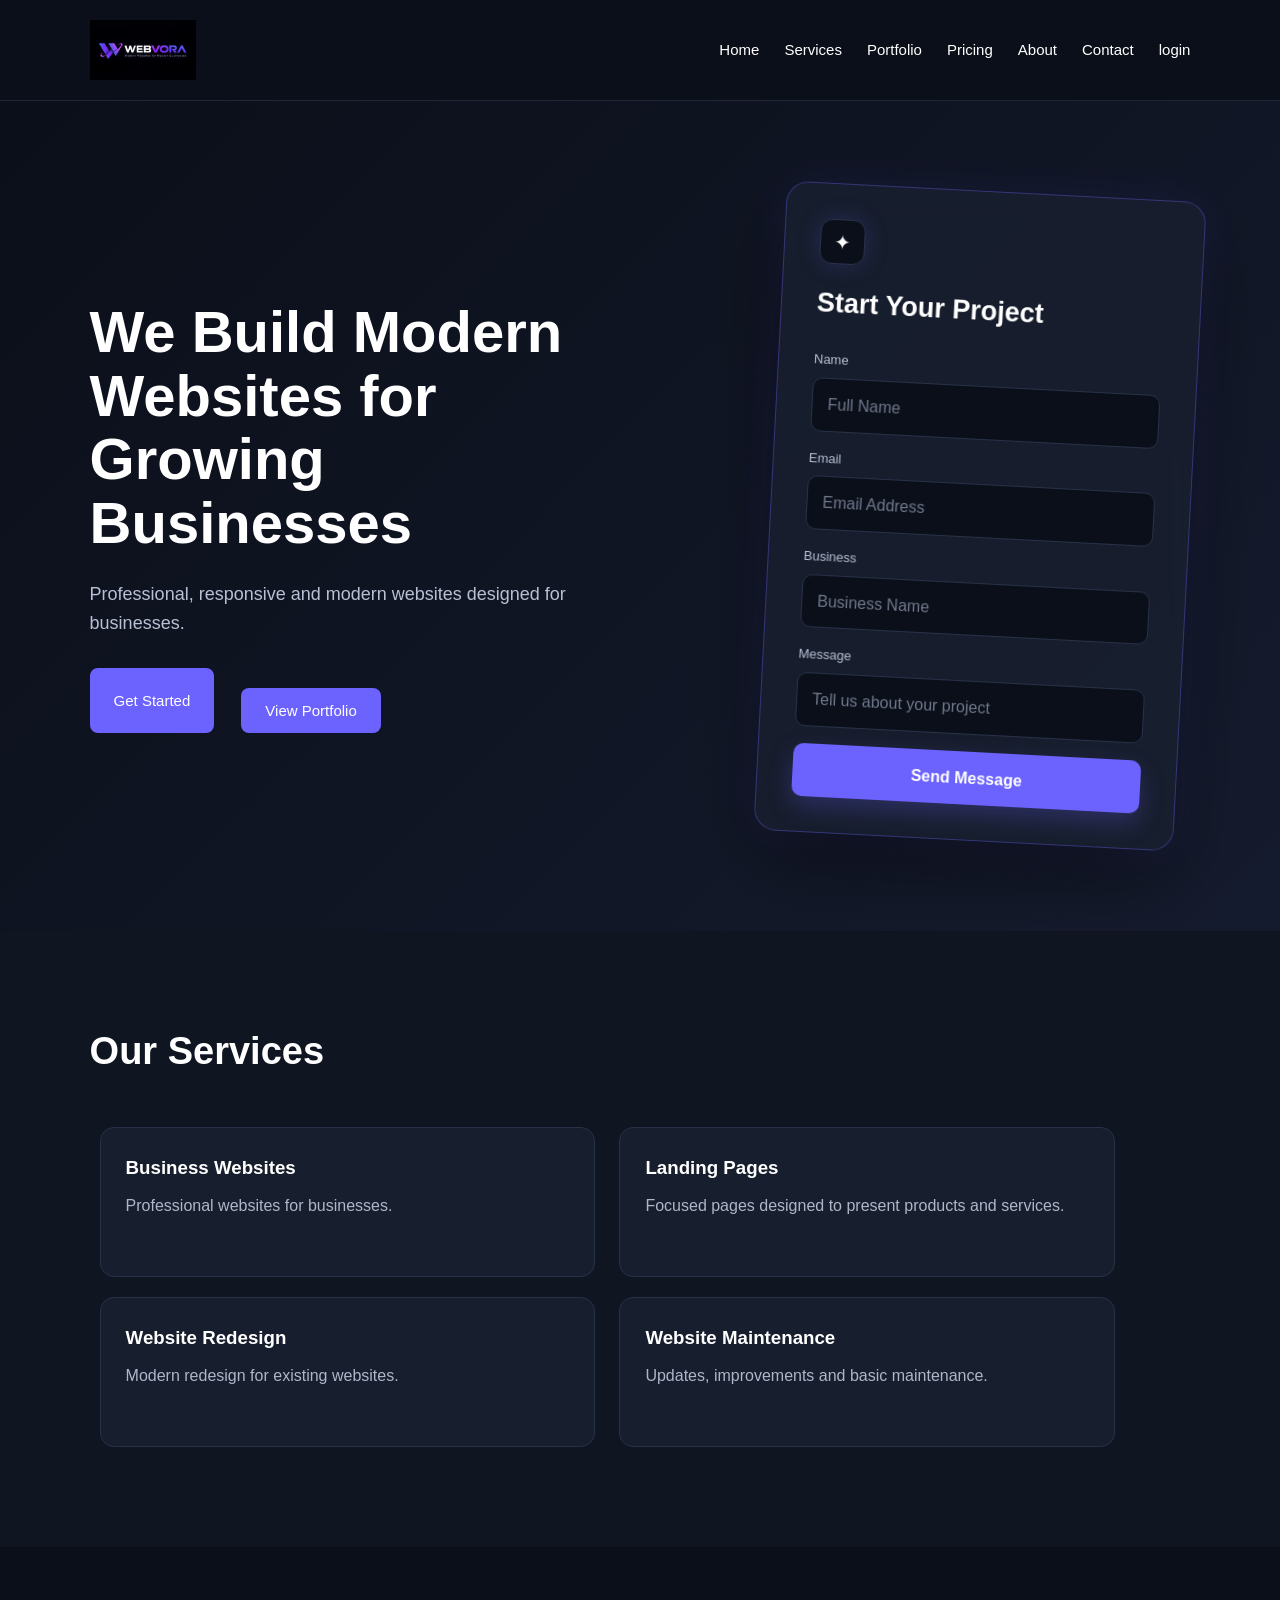
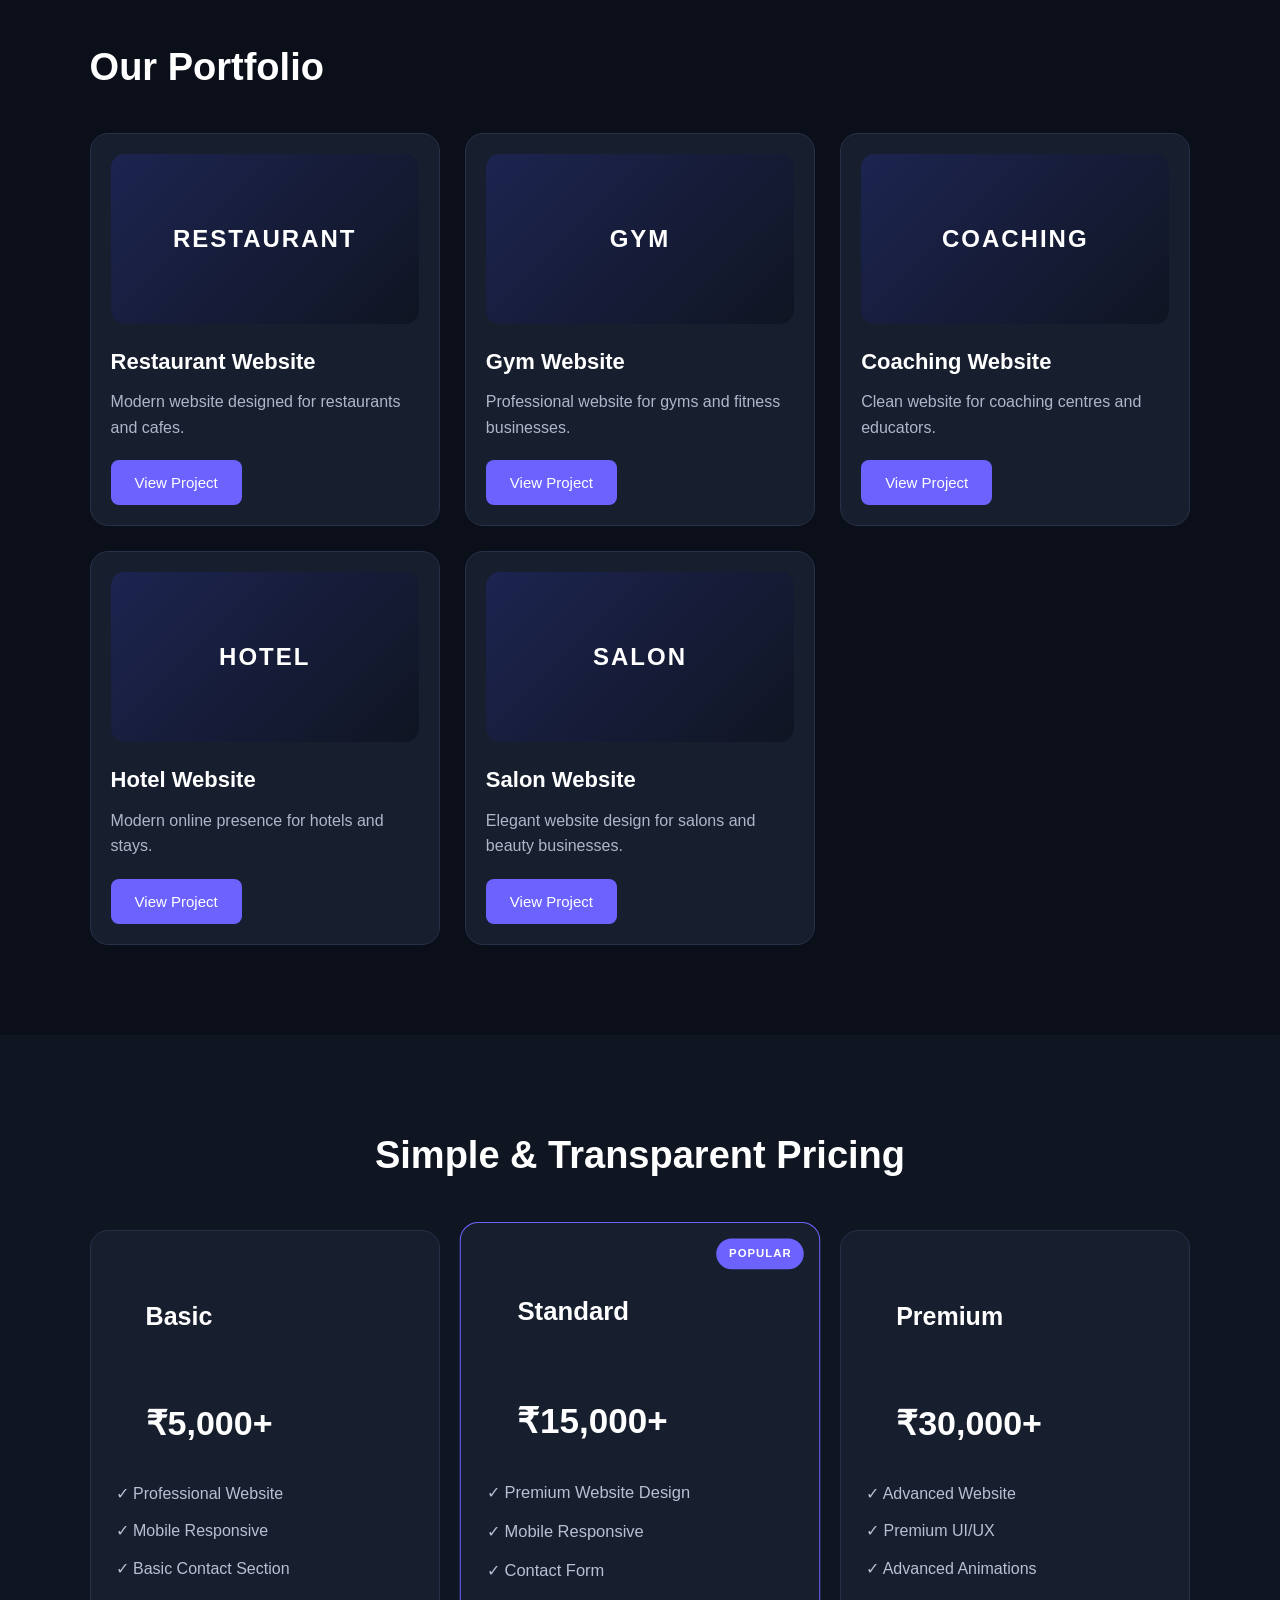
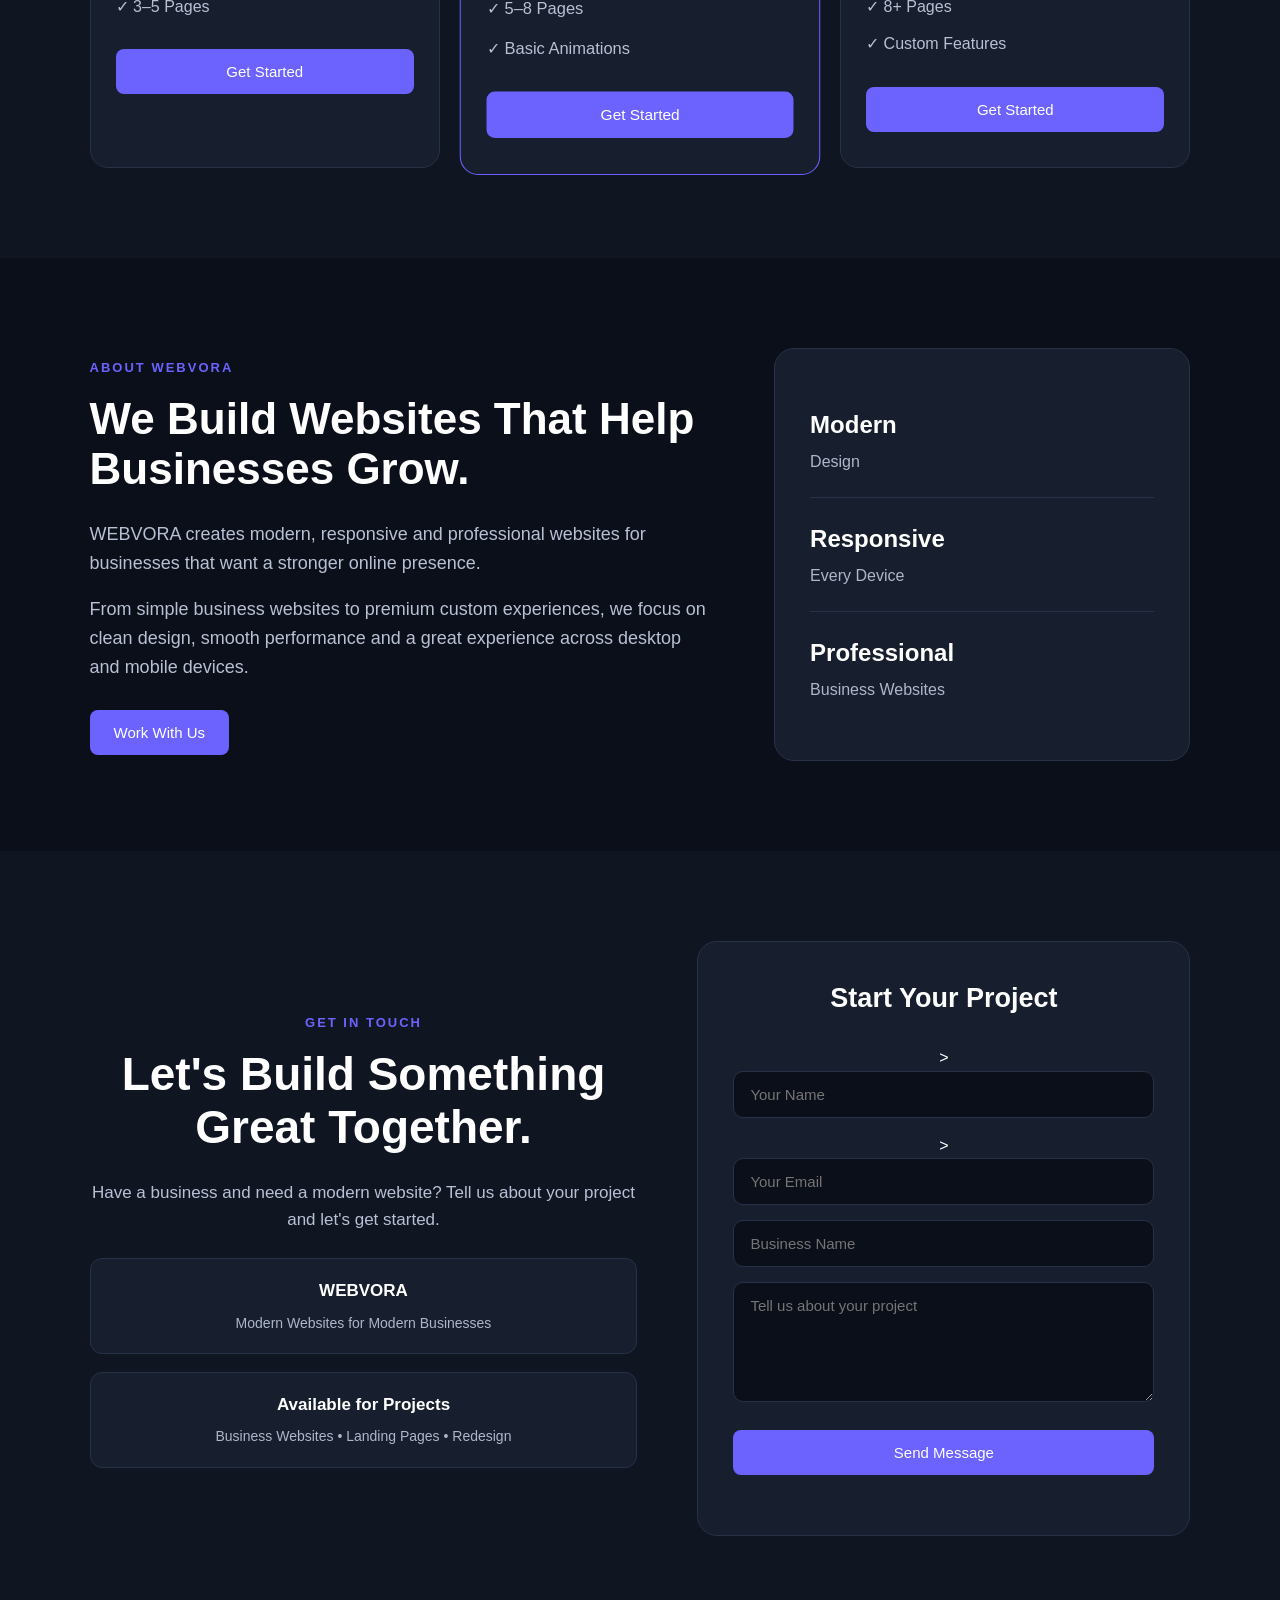
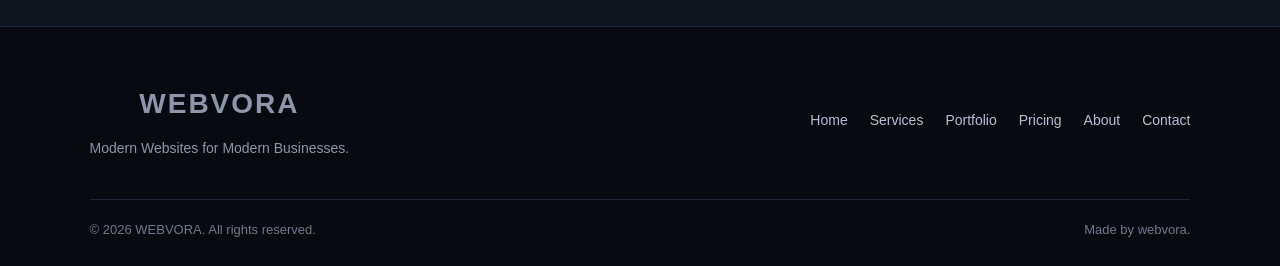
<file: index.html>
<!DOCTYPE html>
<html lang="en">
<head>
    <meta charset="UTF-8">
    <meta name="viewport" content="width=device-width, initial-scale=1.0">

    <title>WEBVORA — Modern Websites for Businesses</title>

    <link rel="stylesheet" href="style.css">
</head>

<body>

    <!-- Header / Navigation -->
    <header>
       <div class="logo">
    <img src="webvora-logo-png.jpeg" alt="WEBVORA Logo">
</div>

        <nav>
            <a href="#home">Home</a>
            <a href="#services">Services</a>
            <a href="#portfolio">Portfolio</a>
            <a href="#pricing">Pricing</a>
            <a href="#about">About</a>
            <a href="#contact">Contact</a>
            <a href="login.html">login</a>
        </nav>
    </header>


    <!-- Main Website Content -->
    <main>

        <!-- Hero Section -->
        <section id="home">

    <div class="hero-content">

        <div class="hero-text">
            <h1>We Build Modern Websites for Growing Businesses</h1>

            <p>
                Professional, responsive and modern websites designed
                for businesses.
            </p>

            <div class="hero-buttons">
                <button>Get Started</button>
                <button>View Portfolio</button>
            </div>
        </div>

        <div class="hero-form-preview">

            <div class="preview-icon">✦</div>

            <h3>Start Your Project</h3>

            <label>Name</label>
            <div class="preview-input">Full Name</div>

            <label>Email</label>
            <div class="preview-input">Email Address</div>

            <label>Business</label>
<div class="preview-input">Business Name</div>

<label>Message</label>
<div class="preview-input preview-message">Tell us about your project</div>

<div class="preview-button">Send Message</div>

        </div>

    </div>

</section>


        <!-- Services Section -->
        <section id="services">
            <h2>Our Services</h2>

            <div>
                <h3>Business Websites</h3>
                <p>Professional websites for businesses.</p>
            </div>

            <div>
                <h3>Landing Pages</h3>
                <p>Focused pages designed to present products and services.</p>
            </div>

            <div>
                <h3>Website Redesign</h3>
                <p>Modern redesign for existing websites.</p>
            </div>

            <div>
                <h3>Website Maintenance</h3>
                <p>Updates, improvements and basic maintenance.</p>
            </div>
        </section>


        <!-- Portfolio Section -->
       <section id="portfolio">

    <h2>Our Portfolio</h2>

    <div class="portfolio-grid">

        <div class="portfolio-card">
            <div class="portfolio-image">RESTAURANT</div>
            <h3>Restaurant Website</h3>
            <p>Modern website designed for restaurants and cafes.</p>
            <button>View Project</button>
        </div>

        <div class="portfolio-card">
            <div class="portfolio-image">GYM</div>
            <h3>Gym Website</h3>
            <p>Professional website for gyms and fitness businesses.</p>
            <button>View Project</button>
        </div>

        <div class="portfolio-card">
            <div class="portfolio-image">COACHING</div>
            <h3>Coaching Website</h3>
            <p>Clean website for coaching centres and educators.</p>
            <button>View Project</button>
        </div>

        <div class="portfolio-card">
            <div class="portfolio-image">HOTEL</div>
            <h3>Hotel Website</h3>
            <p>Modern online presence for hotels and stays.</p>
            <button>View Project</button>
        </div>

        <div class="portfolio-card">
            <div class="portfolio-image">SALON</div>
            <h3>Salon Website</h3>
            <p>Elegant website design for salons and beauty businesses.</p>
            <button>View Project</button>
        </div>

    </div>

</section>


        <!-- Pricing Section -->
        <section id="pricing">

    <h2>Simple & Transparent Pricing</h2>

    <div class="pricing-grid">

        <div class="pricing-card">
            <h3>Basic</h3>
            <p class="price">₹5,000+</p>

            <ul>
                <li>✓ Professional Website</li>
                <li>✓ Mobile Responsive</li>
                <li>✓ Basic Contact Section</li>
                <li>✓ 3–5 Pages</li>
            </ul>

            <button>Get Started</button>
        </div>

        <div class="pricing-card featured">
            <span class="popular">POPULAR</span>

            <h3>Standard</h3>
            <p class="price">₹15,000+</p>

            <ul>
                <li>✓ Premium Website Design</li>
                <li>✓ Mobile Responsive</li>
                <li>✓ Contact Form</li>
                <li>✓ 5–8 Pages</li>
                <li>✓ Basic Animations</li>
            </ul>

            <button>Get Started</button>
        </div>

        <div class="pricing-card">
            <h3>Premium</h3>
            <p class="price">₹30,000+</p>

            <ul>
                <li>✓ Advanced Website</li>
                <li>✓ Premium UI/UX</li>
                <li>✓ Advanced Animations</li>
                <li>✓ 8+ Pages</li>
                <li>✓ Custom Features</li>
            </ul>

            <button>Get Started</button>
        </div>

    </div>

</section>


        <!-- About Section -->
        <section id="about">

    <div class="about-content">

        <div class="about-text">

            <span class="about-label">ABOUT WEBVORA</span>

            <h2>We Build Websites That Help Businesses Grow.</h2>

            <p>
                WEBVORA creates modern, responsive and professional
                websites for businesses that want a stronger online presence.
            </p>

            <p>
                From simple business websites to premium custom experiences,
                we focus on clean design, smooth performance and a great
                experience across desktop and mobile devices.
            </p>

            <button>Work With Us</button>

        </div>

        <div class="about-card">

            <div class="about-stat">
                <strong>Modern</strong>
                <span>Design</span>
            </div>

            <div class="about-stat">
                <strong>Responsive</strong>
                <span>Every Device</span>
            </div>

            <div class="about-stat">
                <strong>Professional</strong>
                <span>Business Websites</span>
            </div>

        </div>

    </div>

</section>


        <!-- Contact Section -->
       <section id="contact">
    <div class="contact-content">

        <div class="contact-text">
            <span class="contact-label">GET IN TOUCH</span>

            <h2>Let's Build Something Great Together.</h2>

            <p>
                Have a business and need a modern website?
                Tell us about your project and let's get started.
            </p>

            <div class="contact-info">
                <div>
                    <strong>WEBVORA</strong>
                    <span>Modern Websites for Modern Businesses</span>
                </div>

                <div>
                    <strong>Available for Projects</strong>
                    <span>Business Websites • Landing Pages • Redesign</span>
                </div>
            </div>
        </div>

        <div class="contact-card">
    <h3>Start Your Project</h3>

    <form
    id="contact-form"
    action="https://formspree.io/f/xnpnvgea"
    method="POST"
>
        >
     <input
         id="contact-name"
         name="name"
         type="text"
         placeholder="Your Name"
         required
>
        >

        <input
            id="contact-email"
            name="email"
            type="email"
            placeholder="Your Email"
            required
>

       <input
           id="contact-business"
           name="business"
           type="text"
           placeholder="Business Name"
           required
>

        <textarea
          id="contact-message"
          name="message"
          placeholder="Tell us about your project"
          required
        ></textarea>

        <button id="send-message-btn" type="submit">
            Send Message
        </button>

        <p id="form-status"></p>

    </form>
</div>

    </div>
</section>

    </main>


    <!-- Footer -->
   <footer>
    <div class="footer-content">

        <div class="footer-brand">
            <div class="footer-logo">WEBVORA</div>
            <p>Modern Websites for Modern Businesses.</p>
        </div>

        <div class="footer-links">
            <a href="#home">Home</a>
            <a href="#services">Services</a>
            <a href="#portfolio">Portfolio</a>
            <a href="#pricing">Pricing</a>
            <a href="#about">About</a>
            <a href="#contact">Contact</a>
        </div>

    </div>

    <div class="footer-bottom">
        <p>© 2026 WEBVORA. All rights reserved.</p>
        <p>Made by webvora.</p>
    </div>
</footer>


    <script src="script.js"></script>

</body>
</html>
</file>
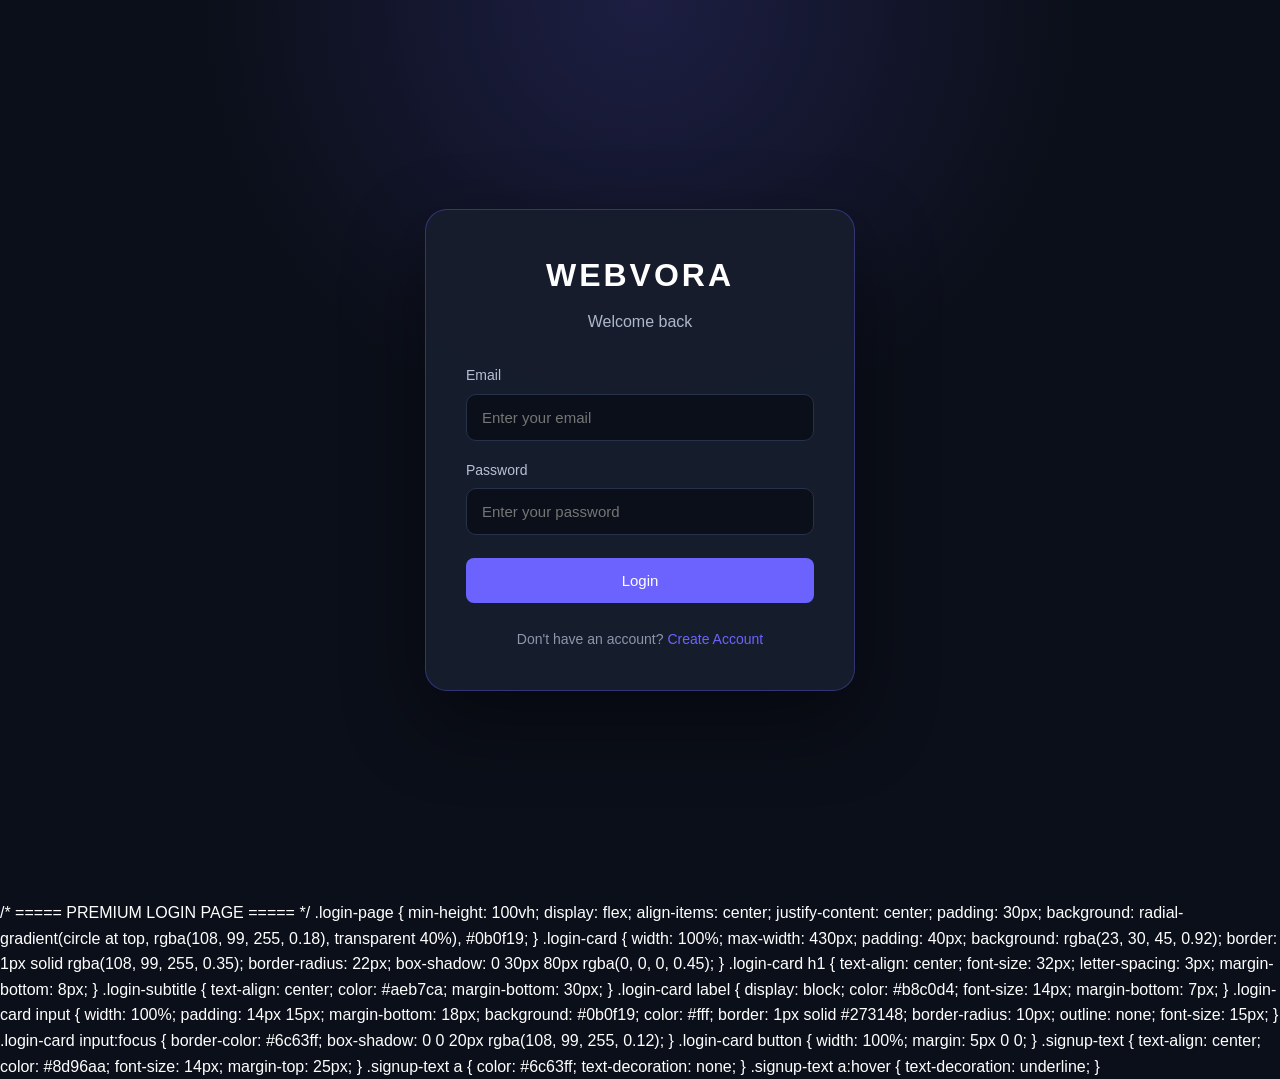
<file: login.html>
<!DOCTYPE html>
<html lang="en">
<head>
    <meta charset="UTF-8">
    <meta name="viewport" content="width=device-width, initial-scale=1.0">

    <title>Login — WEBVORA</title>

    <link rel="stylesheet" href="style.css">
</head>

<body>

    <div class="login-page">

        <div class="login-card">

            <h1>WEBVORA</h1>

            <p class="login-subtitle">
                Welcome back
            </p>

            <form>

                <label>Email</label>
                <input
                    type="email"
                    placeholder="Enter your email"
                    required
                >

                <label>Password</label>
                <input
                    type="password"
                    placeholder="Enter your password"
                    required
                >

                <button type="submit">
                    Login
                </button>

            </form>

            <p class="signup-text">
                Don't have an account?
                <a href="#">Create Account</a>
            </p>

        </div>

    </div>

</body>
</html>
/* ===== PREMIUM LOGIN PAGE ===== */

.login-page {
    min-height: 100vh;
    display: flex;
    align-items: center;
    justify-content: center;
    padding: 30px;
    background:
        radial-gradient(circle at top, rgba(108, 99, 255, 0.18), transparent 40%),
        #0b0f19;
}

.login-card {
    width: 100%;
    max-width: 430px;
    padding: 40px;
    background: rgba(23, 30, 45, 0.92);
    border: 1px solid rgba(108, 99, 255, 0.35);
    border-radius: 22px;
    box-shadow: 0 30px 80px rgba(0, 0, 0, 0.45);
}

.login-card h1 {
    text-align: center;
    font-size: 32px;
    letter-spacing: 3px;
    margin-bottom: 8px;
}

.login-subtitle {
    text-align: center;
    color: #aeb7ca;
    margin-bottom: 30px;
}

.login-card label {
    display: block;
    color: #b8c0d4;
    font-size: 14px;
    margin-bottom: 7px;
}

.login-card input {
    width: 100%;
    padding: 14px 15px;
    margin-bottom: 18px;
    background: #0b0f19;
    color: #fff;
    border: 1px solid #273148;
    border-radius: 10px;
    outline: none;
    font-size: 15px;
}

.login-card input:focus {
    border-color: #6c63ff;
    box-shadow: 0 0 20px rgba(108, 99, 255, 0.12);
}

.login-card button {
    width: 100%;
    margin: 5px 0 0;
}

.signup-text {
    text-align: center;
    color: #8d96aa;
    font-size: 14px;
    margin-top: 25px;
}

.signup-text a {
    color: #6c63ff;
    text-decoration: none;
}

.signup-text a:hover {
    text-decoration: underline;
}
</file>
<file: style.css>
/* ===== WEBVORA RESET ===== */

* {
    margin: 0;
    padding: 0;
    box-sizing: border-box;
}

html {
    scroll-behavior: smooth;
}

body {
    font-family: Arial, Helvetica, sans-serif;
    background: #0b0f19;
    color: #ffffff;
    line-height: 1.6;
}

/* ===== HEADER ===== */

header {
    width: 100%;
    padding: 20px 7%;
    display: flex;
    justify-content: space-between;
    align-items: center;
    background: #0b0f19;
    border-bottom: 1px solid #202738;
    position: sticky;
    top: 0;
    z-index: 1000;
}

.logo {
    font-size: 28px;
    font-weight: 800;
    letter-spacing: 2px;
}

nav {
    display: flex;
    gap: 25px;
}

nav a {
    color: #ffffff;
    text-decoration: none;
    font-size: 15px;
    transition: 0.3s;
}

nav a:hover {
    color: #6c63ff;
}

/* ===== GENERAL SECTIONS ===== */

section {
    padding: 90px 7%;
}

h2 {
    font-size: 38px;
    margin-bottom: 35px;
}

h3 {
    margin-bottom: 10px;
}

/* ===== HERO ===== */

#home {
    min-height: 85vh;
    display: flex;
    flex-direction: column;
    justify-content: center;
    align-items: flex-start;
    background: linear-gradient(135deg, #0b0f19, #151b2e);
}

#home h1 {
    max-width: 850px;
    font-size: 58px;
    line-height: 1.1;
    margin-bottom: 25px;
}

#home p {
    max-width: 650px;
    font-size: 18px;
    color: #b8c0d4;
    margin-bottom: 30px;
}

/* ===== BUTTONS ===== */

button {
    border: none;
    padding: 14px 24px;
    margin-right: 12px;
    border-radius: 8px;
    background: #6c63ff;
    color: white;
    font-size: 15px;
    cursor: pointer;
    transition: 0.3s;
}

button:hover {
    transform: translateY(-2px);
    background: #8179ff;
}

/* ===== SERVICES ===== */

#services {
    background: #101522;
}

#services > div {
    display: inline-block;
    width: 45%;
    min-height: 150px;
    margin: 10px;
    padding: 25px;
    background: #171e2d;
    border: 1px solid #273148;
    border-radius: 14px;
    vertical-align: top;
    transition: 0.3s;
}

#services > div:hover {
    transform: translateY(-5px);
    border-color: #6c63ff;
}

#services p {
    color: #aeb7ca;
}

/* ===== PORTFOLIO ===== */

#portfolio {
    background: #0b0f19;
}

#portfolio p {
    display: inline-block;
    width: 30%;
    margin: 10px;
    padding: 35px 20px;
    text-align: center;
    background: #171e2d;
    border-radius: 14px;
    border: 1px solid #273148;
}

/* ===== PRICING ===== */

#pricing {
    background: #101522;
}

#pricing h3,
#pricing p {
    display: inline-block;
    margin: 10px;
    padding: 20px;
    background: #171e2d;
    border-radius: 10px;
}

/* ===== ABOUT ===== */

#about {
    background: #0b0f19;
}

#about p {
    max-width: 700px;
    color: #b8c0d4;
    font-size: 18px;
}

/* ===== CONTACT ===== */

#contact {
    background: #101522;
    text-align: center;
}

#contact p {
    margin-bottom: 25px;
    color: #b8c0d4;
}

/* ===== FOOTER ===== */

footer {
    padding: 25px;
    text-align: center;
    background: #070a11;
    color: #8d96aa;
}

/* ===== MOBILE ===== */

@media (max-width: 768px) {

    header {
        flex-direction: column;
        gap: 15px;
    }

    nav {
        flex-wrap: wrap;
        justify-content: center;
        gap: 12px;
    }

    #home h1 {
        font-size: 40px;
    }

    #services > div {
        width: 100%;
        margin: 10px 0;
    }

    #portfolio p {
        width: 100%;
        margin: 10px 0;
    }

    section {
        padding: 60px 5%;
    }
}
/* ===== PORTFOLIO CARDS ===== */

.portfolio-grid {
    display: grid;
    grid-template-columns: repeat(3, 1fr);
    gap: 25px;
    max-width: 1200px;
    margin: 0 auto;
}

.portfolio-card {
    background: #171e2d;
    border: 1px solid #273148;
    border-radius: 18px;
    padding: 20px;
    transition: 0.3s ease;
    overflow: hidden;
}

.portfolio-card:hover {
    transform: translateY(-8px);
    border-color: #6c63ff;
}

.portfolio-image {
    height: 170px;
    border-radius: 14px;
    background: linear-gradient(135deg, #1c2450, #101522);
    display: flex;
    align-items: center;
    justify-content: center;
    font-size: 24px;
    font-weight: 800;
    letter-spacing: 2px;
    margin-bottom: 20px;
}

.portfolio-card h3 {
    font-size: 22px;
    margin-bottom: 10px;
}

.portfolio-card p {
    color: #aeb7ca;
    margin-bottom: 20px;
}

.portfolio-card button {
    margin: 0;
}

/* ===== PORTFOLIO MOBILE ===== */

@media (max-width: 900px) {
    .portfolio-grid {
        grid-template-columns: repeat(2, 1fr);
    }
}

@media (max-width: 600px) {
    .portfolio-grid {
        grid-template-columns: 1fr;
    }
}
/* ===== PORTFOLIO TEXT FIX ===== */

.portfolio-card p {
    width: auto;
    margin: 0 0 20px 0;
    padding: 0;
    background: transparent;
    border: none;
    text-align: left;
    color: #aeb7ca;
}

.portfolio-card h3 {
    margin-top: 5px;
    margin-bottom: 10px;
}
/* ===== FINAL PORTFOLIO TEXT FIX ===== */

#portfolio .portfolio-card p {
    width: auto;
    display: block;
    margin: 0 0 20px 0;
    padding: 0;
    background: transparent;
    border: none;
    text-align: left;
    color: #aeb7ca;
}

#portfolio .portfolio-card {
    display: block;
}
/* ===== PRICING CARDS ===== */

#pricing {
    text-align: center;
}

#pricing h2 {
    margin-bottom: 45px;
}

.pricing-grid {
    max-width: 1150px;
    margin: 0 auto;
    display: grid;
    grid-template-columns: repeat(3, 1fr);
    gap: 25px;
    align-items: stretch;
}

.pricing-card {
    position: relative;
    background: #171e2d;
    border: 1px solid #273148;
    border-radius: 18px;
    padding: 35px 25px;
    text-align: left;
    transition: 0.3s ease;
}

.pricing-card:hover {
    transform: translateY(-8px);
    border-color: #6c63ff;
}

.pricing-card h3 {
    font-size: 25px;
    margin-bottom: 15px;
}

.price {
    font-size: 34px;
    font-weight: 800;
    color: #ffffff;
    margin-bottom: 25px;
}

.pricing-card ul {
    list-style: none;
    padding: 0;
    margin: 0 0 30px 0;
}

.pricing-card li {
    color: #b8c0d4;
    margin-bottom: 12px;
}

.pricing-card button {
    width: 100%;
    margin: 0;
}

/* ===== POPULAR PLAN ===== */

.pricing-card.featured {
    border-color: #6c63ff;
    transform: scale(1.03);
}

.pricing-card.featured:hover {
    transform: scale(1.03) translateY(-8px);
}

.popular {
    position: absolute;
    top: 15px;
    right: 15px;
    background: #6c63ff;
    color: #ffffff;
    padding: 6px 12px;
    border-radius: 20px;
    font-size: 11px;
    font-weight: 700;
    letter-spacing: 1px;
}

/* ===== PRICING MOBILE ===== */

@media (max-width: 900px) {
    .pricing-grid {
        grid-template-columns: 1fr;
        max-width: 500px;
    }

    .pricing-card.featured {
        transform: none;
    }

    .pricing-card.featured:hover {
        transform: translateY(-8px);
    }
}
/* ===== ABOUT SECTION ===== */

#about {
    background: #0b0f19;
}

.about-content {
    max-width: 1150px;
    margin: 0 auto;
    display: grid;
    grid-template-columns: 1.2fr 0.8fr;
    gap: 60px;
    align-items: center;
}

.about-label {
    display: inline-block;
    color: #6c63ff;
    font-size: 13px;
    font-weight: 700;
    letter-spacing: 2px;
    margin-bottom: 15px;
}

.about-text h2 {
    font-size: 44px;
    line-height: 1.15;
    margin-bottom: 25px;
}

.about-text p {
    max-width: 650px;
    color: #b8c0d4;
    font-size: 17px;
    margin-bottom: 18px;
}

.about-text button {
    margin-top: 10px;
}

.about-card {
    background: #171e2d;
    border: 1px solid #273148;
    border-radius: 20px;
    padding: 35px;
}

.about-stat {
    padding: 22px 0;
    border-bottom: 1px solid #273148;
}

.about-stat:last-child {
    border-bottom: none;
}

.about-stat strong {
    display: block;
    font-size: 24px;
    margin-bottom: 5px;
}

.about-stat span {
    color: #aeb7ca;
}

@media (max-width: 900px) {
    .about-content {
        grid-template-columns: 1fr;
        gap: 35px;
    }

    .about-text h2 {
        font-size: 36px;
    }
}
/* ===== CONTACT SECTION ===== */

#contact {
    background: #101522;
}

.contact-content {
    max-width: 1150px;
    margin: 0 auto;
    display: grid;
    grid-template-columns: 1fr 0.9fr;
    gap: 60px;
    align-items: center;
}

.contact-label {
    display: inline-block;
    color: #6c63ff;
    font-size: 13px;
    font-weight: 700;
    letter-spacing: 2px;
    margin-bottom: 15px;
}

.contact-text h2 {
    font-size: 46px;
    line-height: 1.15;
    margin-bottom: 25px;
}

.contact-text > p {
    max-width: 600px;
    color: #b8c0d4;
    font-size: 17px;
    margin-bottom: 30px;
}

.contact-info {
    display: flex;
    flex-direction: column;
    gap: 18px;
}

.contact-info div {
    padding: 18px 20px;
    background: #171e2d;
    border: 1px solid #273148;
    border-radius: 12px;
}

.contact-info strong {
    display: block;
    font-size: 17px;
    margin-bottom: 5px;
}

.contact-info span {
    color: #aeb7ca;
    font-size: 14px;
}

.contact-card {
    background: #171e2d;
    border: 1px solid #273148;
    border-radius: 20px;
    padding: 35px;
}

.contact-card h3 {
    font-size: 27px;
    margin-bottom: 25px;
}

.contact-card input,
.contact-card textarea {
    width: 100%;
    padding: 14px 16px;
    margin-bottom: 15px;
    background: #0b0f19;
    color: #fff;
    border: 1px solid #273148;
    border-radius: 10px;
    outline: none;
    font-size: 15px;
    font-family: Arial, Helvetica, sans-serif;
}

.contact-card textarea {
    height: 120px;
    resize: vertical;
}

.contact-card input:focus,
.contact-card textarea:focus {
    border-color: #6c63ff;
}

.contact-card button {
    width: 100%;
    margin: 5px 0 0 0;
}

@media (max-width: 900px) {
    .contact-content {
        grid-template-columns: 1fr;
        gap: 35px;
    }

    .contact-text h2 {
        font-size: 36px;
    }
}
/* ===== FOOTER ===== */

footer {
    background: #070a11;
    padding: 55px 7% 25px;
    border-top: 1px solid #202738;
}

.footer-content {
    max-width: 1150px;
    margin: 0 auto;
    display: flex;
    justify-content: space-between;
    align-items: center;
    gap: 40px;
}

.footer-logo {
    font-size: 28px;
    font-weight: 800;
    letter-spacing: 2px;
    margin-bottom: 10px;
}

.footer-brand p {
    color: #8d96aa;
    font-size: 14px;
}

.footer-links {
    display: flex;
    flex-wrap: wrap;
    gap: 22px;
}

.footer-links a {
    color: #b8c0d4;
    text-decoration: none;
    font-size: 14px;
    transition: .3s;
}

.footer-links a:hover {
    color: #6c63ff;
}

.footer-bottom {
    max-width: 1150px;
    margin: 40px auto 0;
    padding-top: 20px;
    border-top: 1px solid #202738;
    display: flex;
    justify-content: space-between;
    gap: 20px;
}

.footer-bottom p {
    color: #70798d;
    font-size: 13px;
}

@media (max-width: 700px) {
    .footer-content {
        flex-direction: column;
        align-items: flex-start;
    }

    .footer-links {
        gap: 15px;
    }

    .footer-bottom {
        flex-direction: column;
        gap: 8px;
    }
}
#home button + button {
    margin-top: 20px;
}

.logo img {
    width: 150px;
    height: auto;
    display: block;
}
/* ===== HERO TWO COLUMN LAYOUT ===== */

#home {
    min-height: 85vh;
    display: flex;
    align-items: center;
}

.hero-content {
    width: 100%;
    max-width: 1200px;
    margin: 0 auto;
    display: grid;
    grid-template-columns: 1.1fr 0.9fr;
    gap: 70px;
    align-items: center;
}

.hero-text h1 {
    max-width: 750px;
}

.hero-text p {
    max-width: 600px;
}

.hero-buttons {
    display: flex;
    gap: 15px;
    flex-wrap: wrap;
}

/* ===== RIGHT PROJECT CARD ===== */

.hero-form-preview {
    background: #171e2d;
    border: 1px solid #273148;
    border-radius: 22px;
    padding: 35px;
    max-width: 420px;
    width: 100%;
    margin-left: auto;
    transform: rotate(3deg);
    box-shadow: 0 25px 60px rgba(0, 0, 0, 0.35);
}

.preview-icon {
    width: 45px;
    height: 45px;
    display: flex;
    align-items: center;
    justify-content: center;
    background: #0b0f19;
    border: 1px solid #273148;
    border-radius: 12px;
    margin-bottom: 18px;
    font-size: 20px;
}

.hero-form-preview h3 {
    font-size: 27px;
    margin-bottom: 25px;
}

.hero-form-preview label {
    display: block;
    color: #b8c0d4;
    font-size: 13px;
    margin-bottom: 7px;
}

.preview-input {
    background: #0b0f19;
    border: 1px solid #273148;
    border-radius: 10px;
    padding: 13px 15px;
    color: #70798d;
    margin-bottom: 17px;
}

.preview-button {
    background: #6c63ff;
    color: #fff;
    text-align: center;
    padding: 14px;
    border-radius: 10px;
    margin-top: 5px;
    font-weight: 600;
}

/* ===== MOBILE ===== */

@media (max-width: 900px) {
    .hero-content {
        grid-template-columns: 1fr;
        gap: 45px;
    }

    .hero-form-preview {
        margin: 0 auto;
        transform: rotate(0deg);
    }
}
/* ===== PREMIUM HERO PROJECT CARD ===== */

.hero-form-preview {
    background: rgba(23, 30, 45, 0.88);
    backdrop-filter: blur(14px);
    border: 1px solid rgba(108, 99, 255, 0.35);
    box-shadow:
        0 30px 80px rgba(0, 0, 0, 0.45),
        0 0 45px rgba(108, 99, 255, 0.12);
    transition: 0.35s ease;
}

.hero-form-preview:hover {
    transform: rotate(1deg) translateY(-6px);
    border-color: rgba(108, 99, 255, 0.7);
}

.preview-input {
    transition: 0.25s ease;
}

.preview-input:hover {
    border-color: rgba(108, 99, 255, 0.5);
}

.preview-button {
    box-shadow: 0 10px 25px rgba(108, 99, 255, 0.25);
}
/* ===== HERO CARD FLOAT ===== */

.hero-form-preview {
    animation: heroCardFloat 4s ease-in-out infinite;
}

@keyframes heroCardFloat {
    0%, 100% {
        transform: rotate(3deg) translateY(0);
    }

    50% {
        transform: rotate(3deg) translateY(-8px);
    }
}
/* ===== PROJECT CARD ICON ===== */

.preview-icon {
    box-shadow: 0 0 25px rgba(108, 99, 255, 0.2);
    transition: 0.3s ease;
}

.hero-form-preview:hover .preview-icon {
    transform: rotate(8deg) scale(1.08);
    border-color: #6c63ff;
}


.logo {
    display: flex;
    align-items: center;
}

.logo img {
    width: 150px;
    height: auto;
    display: block;
}
/* ===== WEBVORA LOGO ===== */

.logo {
    display: flex;
    align-items: center;
}

.logo img {
    width: 150px;
    height: auto;
    display: block;
}
/* ===== WEBVORA HEADER LOGO ===== */

header {
    min-height: 80px;
}

.logo {
    display: flex;
    align-items: center;
    flex-shrink: 0;
}

.logo img {
    width: 190px;
    height: auto;
    display: block;
    object-fit: contain;
}
/* ===== LOGO DISPLAY FIX ===== */

header .logo {
    width: 190px;
    height: 60px;
    display: flex;
    align-items: center;
    justify-content: flex-start;
    overflow: visible;
}

header .logo img {
    width: 150px;
    height: 60px;
    max-width: none;
    object-fit: contain;
    object-position: left center;
    display: block;
}
/* ===== NAVIGATION SCROLL FIX ===== */

section {
    scroll-margin-top: 85px;
}
/* ===== PREMIUM LOGIN PAGE ===== */

.login-page {
    min-height: 100vh;
    display: flex;
    align-items: center;
    justify-content: center;
    padding: 30px;
    background:
        radial-gradient(circle at top, rgba(108, 99, 255, 0.18), transparent 40%),
        #0b0f19;
}

.login-card {
    width: 100%;
    max-width: 430px;
    padding: 40px;
    background: rgba(23, 30, 45, 0.92);
    border: 1px solid rgba(108, 99, 255, 0.35);
    border-radius: 22px;
    box-shadow: 0 30px 80px rgba(0, 0, 0, 0.45);
}

.login-card h1 {
    text-align: center;
    font-size: 32px;
    letter-spacing: 3px;
    margin-bottom: 8px;
}

.login-subtitle {
    text-align: center;
    color: #aeb7ca;
    margin-bottom: 30px;
}

.login-card label {
    display: block;
    color: #b8c0d4;
    font-size: 14px;
    margin-bottom: 7px;
}

.login-card input {
    width: 100%;
    padding: 14px 15px;
    margin-bottom: 18px;
    background: #0b0f19;
    color: #fff;
    border: 1px solid #273148;
    border-radius: 10px;
    outline: none;
    font-size: 15px;
}

.login-card input:focus {
    border-color: #6c63ff;
    box-shadow: 0 0 20px rgba(108, 99, 255, 0.12);
}

.login-card button {
    width: 100%;
    margin: 5px 0 0;
}

.signup-text {
    text-align: center;
    color: #8d96aa;
    font-size: 14px;
    margin-top: 25px;
}

.signup-text a {
    color: #6c63ff;
    text-decoration: none;
}

.signup-text a:hover {
    text-decoration: underline;
}
</file>
